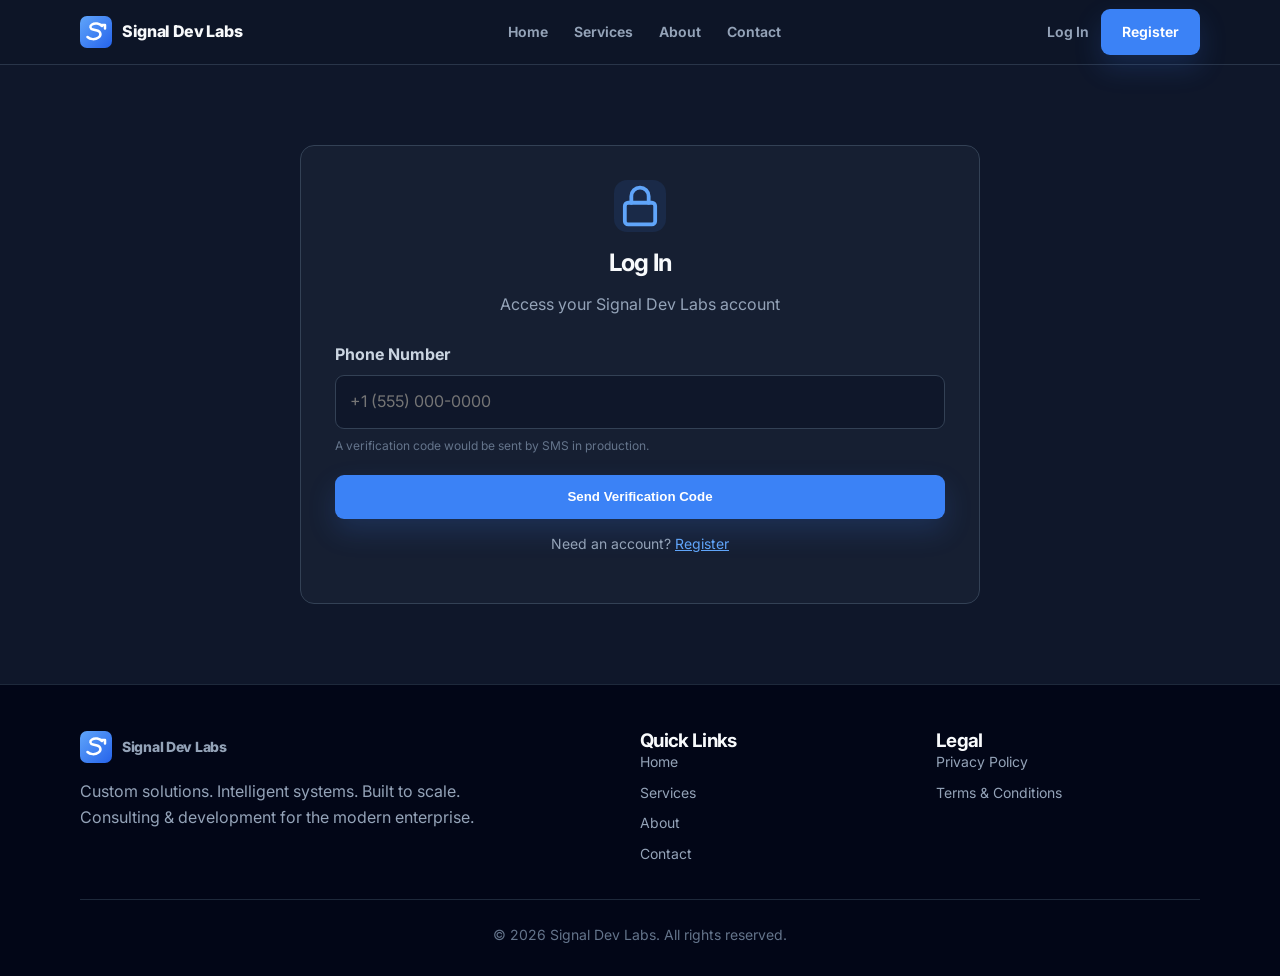
<file: login.html>
<!DOCTYPE html><html lang="en"><head><meta charset="UTF-8"><meta name="viewport" content="width=device-width, initial-scale=1.0"><title>Signal Dev Labs - Custom Solutions</title><meta name="description" content="Signal Dev Labs consulting and development website"><link rel="icon" href="assets/logo.svg"><link rel="preconnect" href="https://fonts.googleapis.com"><link rel="preconnect" href="https://fonts.gstatic.com" crossorigin><link href="https://fonts.googleapis.com/css2?family=Inter:wght@400;500;650;700;800;900&display=swap" rel="stylesheet"><link rel="stylesheet" href="assets/site.css"></head><body><header class="site-header"><div class="container nav"><a class="brand" href="index.html"><img src="assets/logo.svg" alt="Signal Dev Labs logo"><span>Signal Dev Labs</span></a><button class="mobile-toggle" aria-label="Toggle navigation">☰</button><nav class="nav-links"><a class="" href="index.html">Home</a><a class="" href="services.html">Services</a><a class="" href="about.html">About</a><a class="" href="contact.html">Contact</a></nav><div class="auth"><a href="login.html">Log In</a><a class="btn" href="register.html">Register</a></div></div></header><main><section class="section"><div class="container"><form class="form-card" data-static-form data-success="Static login demo. Connect authentication before production."><div style="text-align:center;margin-bottom:24px"><div class="iconbox" style="margin-inline:auto"><img src="assets/icons/lock.svg" alt=""></div><h1>Log In</h1><p class="muted">Access your Signal Dev Labs account</p></div><div class="form-message"></div><div class="field"><label for="phone">Phone Number</label><input id="phone" type="tel" required placeholder="+1 (555) 000-0000"><p class="help">A verification code would be sent by SMS in production.</p></div><button class="btn full" type="submit">Send Verification Code</button><p class="muted" style="text-align:center;font-size:14px">Need an account? <a href="register.html">Register</a></p></form></div></section></main><footer class="site-footer"><div class="container"><div class="footer-grid"><div><a class="brand" href="index.html"><img src="assets/logo.svg" alt=""><span>Signal Dev Labs</span></a><p class="muted">Custom solutions. Intelligent systems. Built to scale.<br>Consulting & development for the modern enterprise.</p></div><div><h3>Quick Links</h3><nav><a href="index.html">Home</a><a href="services.html">Services</a><a href="about.html">About</a><a href="contact.html">Contact</a></nav></div><div><h3>Legal</h3><nav><a href="privacy-policy.html">Privacy Policy</a><a href="terms.html">Terms & Conditions</a></nav></div></div><div class="copyright">© 2026 Signal Dev Labs. All rights reserved.</div></div></footer><script src="assets/site.js"></script></body></html>
</file>
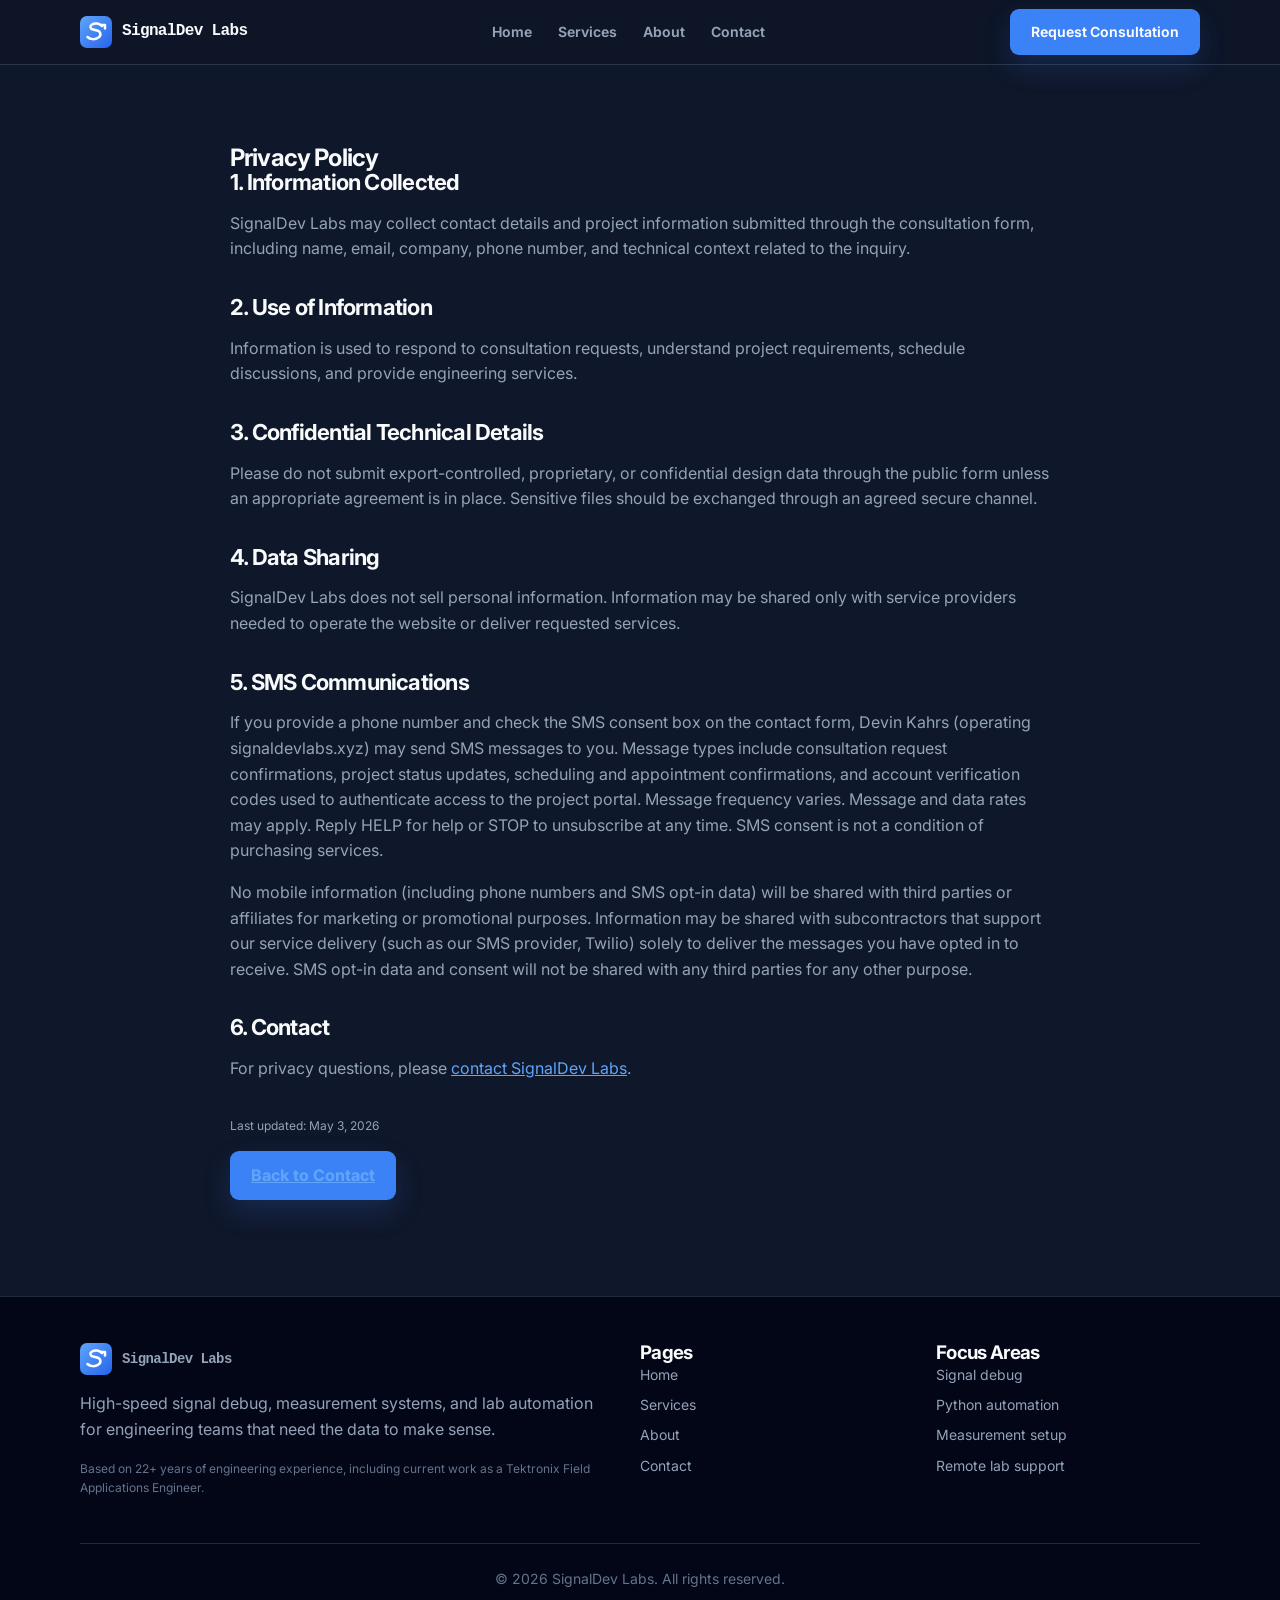
<file: privacy-policy.html>
<!DOCTYPE html>
<html lang="en">
<head>
  <meta charset="UTF-8">
  <meta name="viewport" content="width=device-width, initial-scale=1.0">
  <title>SignalDev Labs — High-Speed Signal Debug & Test Automation</title>
  <meta name="description" content="High-speed signal debugging, measurement system optimization, and Python-based test automation from a senior field applications engineering background.">
  <link rel="icon" href="assets/logo.svg">
  <link rel="preconnect" href="https://fonts.googleapis.com">
  <link rel="preconnect" href="https://fonts.gstatic.com" crossorigin>
  <link href="https://fonts.googleapis.com/css2?family=Inter:wght@400;500;650;700;800;900&display=swap" rel="stylesheet">
  <link rel="stylesheet" href="assets/site.css">
</head>
<body>
<header class="site-header"><div class="container nav"><a class="brand" href="index.html"><img src="assets/logo.svg" alt="SignalDev Labs logo"><span class="brand-mark">SignalDev Labs</span></a><button class="mobile-toggle" aria-label="Toggle navigation">☰</button><nav class="nav-links"><a class="" href="index.html">Home</a><a class="" href="services.html">Services</a><a class="" href="about.html">About</a><a class="" href="contact.html">Contact</a></nav><div class="auth"><a class="btn" href="contact.html">Request Consultation</a></div></div></header>
<main><section class="section"><div class="container legal"><h1>Privacy Policy</h1><section><h2>1. Information Collected</h2><p>SignalDev Labs may collect contact details and project information submitted through the consultation form, including name, email, company, phone number, and technical context related to the inquiry.</p></section><section><h2>2. Use of Information</h2><p>Information is used to respond to consultation requests, understand project requirements, schedule discussions, and provide engineering services.</p></section><section><h2>3. Confidential Technical Details</h2><p>Please do not submit export-controlled, proprietary, or confidential design data through the public form unless an appropriate agreement is in place. Sensitive files should be exchanged through an agreed secure channel.</p></section><section><h2>4. Data Sharing</h2><p>SignalDev Labs does not sell personal information. Information may be shared only with service providers needed to operate the website or deliver requested services.</p></section><section><h2>5. SMS Communications</h2><p>If you provide a phone number and check the SMS consent box on the contact form, Devin Kahrs (operating signaldevlabs.xyz) may send SMS messages to you. Message types include consultation request confirmations, project status updates, scheduling and appointment confirmations, and account verification codes used to authenticate access to the project portal. Message frequency varies. Message and data rates may apply. Reply HELP for help or STOP to unsubscribe at any time. SMS consent is not a condition of purchasing services.</p><p>No mobile information (including phone numbers and SMS opt-in data) will be shared with third parties or affiliates for marketing or promotional purposes. Information may be shared with subcontractors that support our service delivery (such as our SMS provider, Twilio) solely to deliver the messages you have opted in to receive. SMS opt-in data and consent will not be shared with any third parties for any other purpose.</p></section><section><h2>6. Contact</h2><p>For privacy questions, please <a href="contact.html">contact SignalDev Labs</a>.</p></section><p class="help">Last updated: May 3, 2026</p><p><a class="btn" href="contact.html">Back to Contact</a></p></div></section></main>
<footer class="site-footer"><div class="container"><div class="footer-grid"><div><a class="brand" href="index.html"><img src="assets/logo.svg" alt=""><span class="brand-mark">SignalDev Labs</span></a><p class="muted">High-speed signal debug, measurement systems, and lab automation for engineering teams that need the data to make sense.</p><p class="small-nav-note">Based on 22+ years of engineering experience, including current work as a Tektronix Field Applications Engineer.</p></div><div><h3>Pages</h3><nav><a href="index.html">Home</a><a href="services.html">Services</a><a href="about.html">About</a><a href="contact.html">Contact</a></nav></div><div><h3>Focus Areas</h3><nav><a href="services.html#signal-debug">Signal debug</a><a href="services.html#automation">Python automation</a><a href="services.html#measurement">Measurement setup</a><a href="services.html#remote-debug">Remote lab support</a></nav></div></div><div class="copyright">© 2026 SignalDev Labs. All rights reserved.</div></div></footer>
<script src="assets/site.js"></script>
</body></html>
</file>
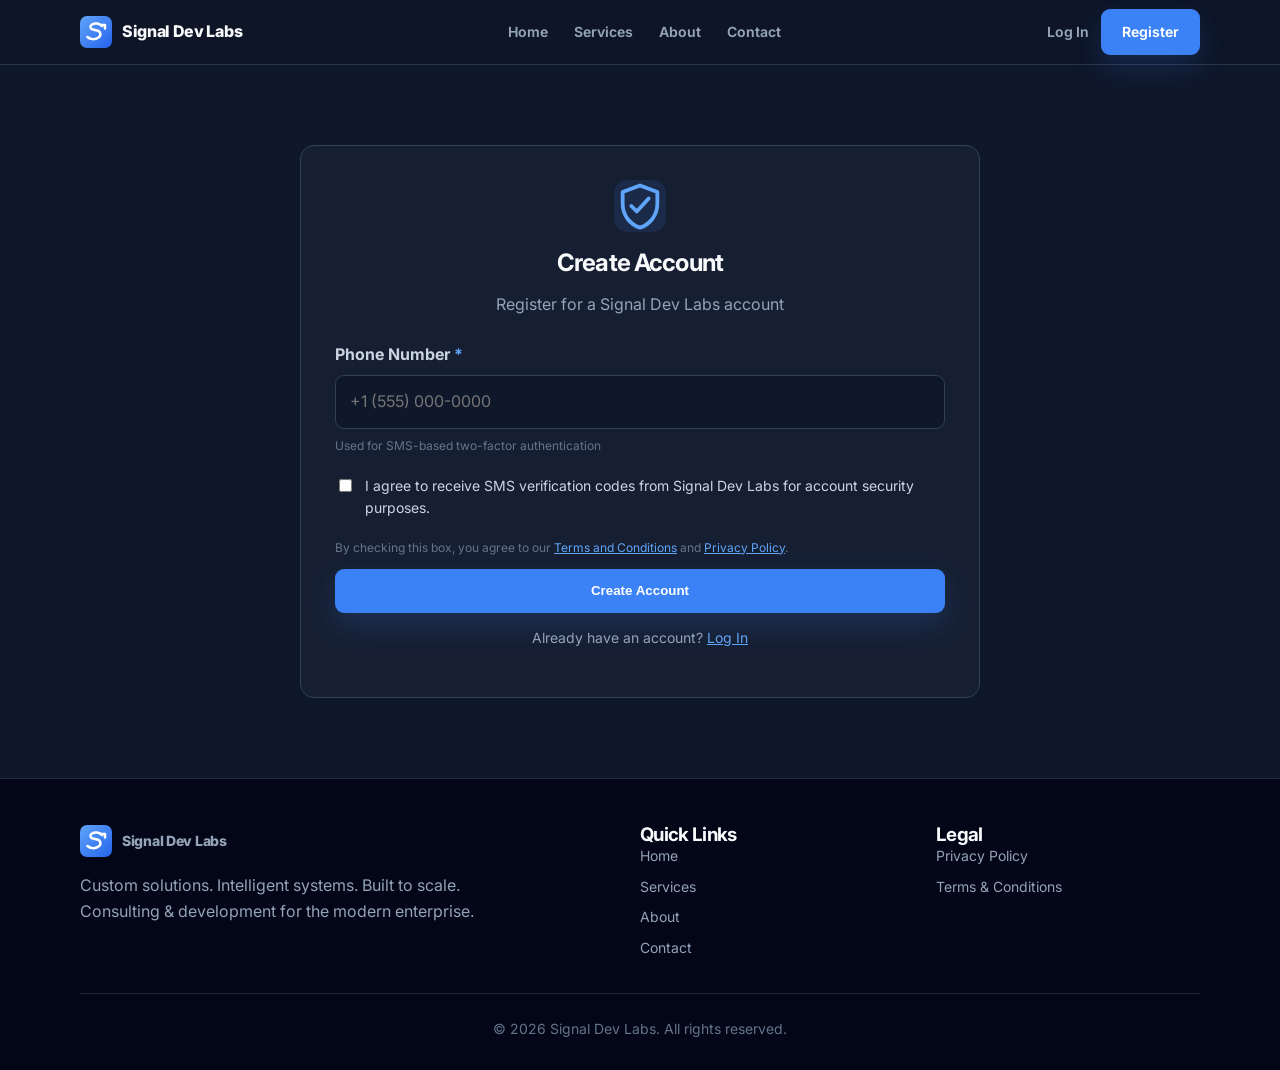
<file: register.html>
<!DOCTYPE html><html lang="en"><head><meta charset="UTF-8"><meta name="viewport" content="width=device-width, initial-scale=1.0"><title>Signal Dev Labs - Custom Solutions</title><meta name="description" content="Signal Dev Labs consulting and development website"><link rel="icon" href="assets/logo.svg"><link rel="preconnect" href="https://fonts.googleapis.com"><link rel="preconnect" href="https://fonts.gstatic.com" crossorigin><link href="https://fonts.googleapis.com/css2?family=Inter:wght@400;500;650;700;800;900&display=swap" rel="stylesheet"><link rel="stylesheet" href="assets/site.css"></head><body><header class="site-header"><div class="container nav"><a class="brand" href="index.html"><img src="assets/logo.svg" alt="Signal Dev Labs logo"><span>Signal Dev Labs</span></a><button class="mobile-toggle" aria-label="Toggle navigation">☰</button><nav class="nav-links"><a class="" href="index.html">Home</a><a class="" href="services.html">Services</a><a class="" href="about.html">About</a><a class="" href="contact.html">Contact</a></nav><div class="auth"><a href="login.html">Log In</a><a class="btn" href="register.html">Register</a></div></div></header><main><section class="section"><div class="container"><form class="form-card" data-register-form><div style="text-align:center;margin-bottom:24px"><div class="iconbox" style="margin-inline:auto"><img src="assets/icons/shield.svg" alt=""></div><h1>Create Account</h1><p class="muted">Register for a Signal Dev Labs account</p></div><div class="form-message"></div><div class="field"><label for="phone">Phone Number <span class="accent">*</span></label><input id="phone" type="tel" required placeholder="+1 (555) 000-0000"><p class="help">Used for SMS-based two-factor authentication</p></div><label class="checkbox"><input id="smsConsent" type="checkbox"> <span>I agree to receive SMS verification codes from Signal Dev Labs for account security purposes.</span></label><p class="help">By checking this box, you agree to our <a href="terms.html">Terms and Conditions</a> and <a href="privacy-policy.html">Privacy Policy</a>.</p><button class="btn full" type="submit">Create Account</button><p class="muted" style="text-align:center;font-size:14px">Already have an account? <a href="login.html">Log In</a></p></form></div></section></main><footer class="site-footer"><div class="container"><div class="footer-grid"><div><a class="brand" href="index.html"><img src="assets/logo.svg" alt=""><span>Signal Dev Labs</span></a><p class="muted">Custom solutions. Intelligent systems. Built to scale.<br>Consulting & development for the modern enterprise.</p></div><div><h3>Quick Links</h3><nav><a href="index.html">Home</a><a href="services.html">Services</a><a href="about.html">About</a><a href="contact.html">Contact</a></nav></div><div><h3>Legal</h3><nav><a href="privacy-policy.html">Privacy Policy</a><a href="terms.html">Terms & Conditions</a></nav></div></div><div class="copyright">© 2026 Signal Dev Labs. All rights reserved.</div></div></footer><script src="assets/site.js"></script></body></html>
</file>
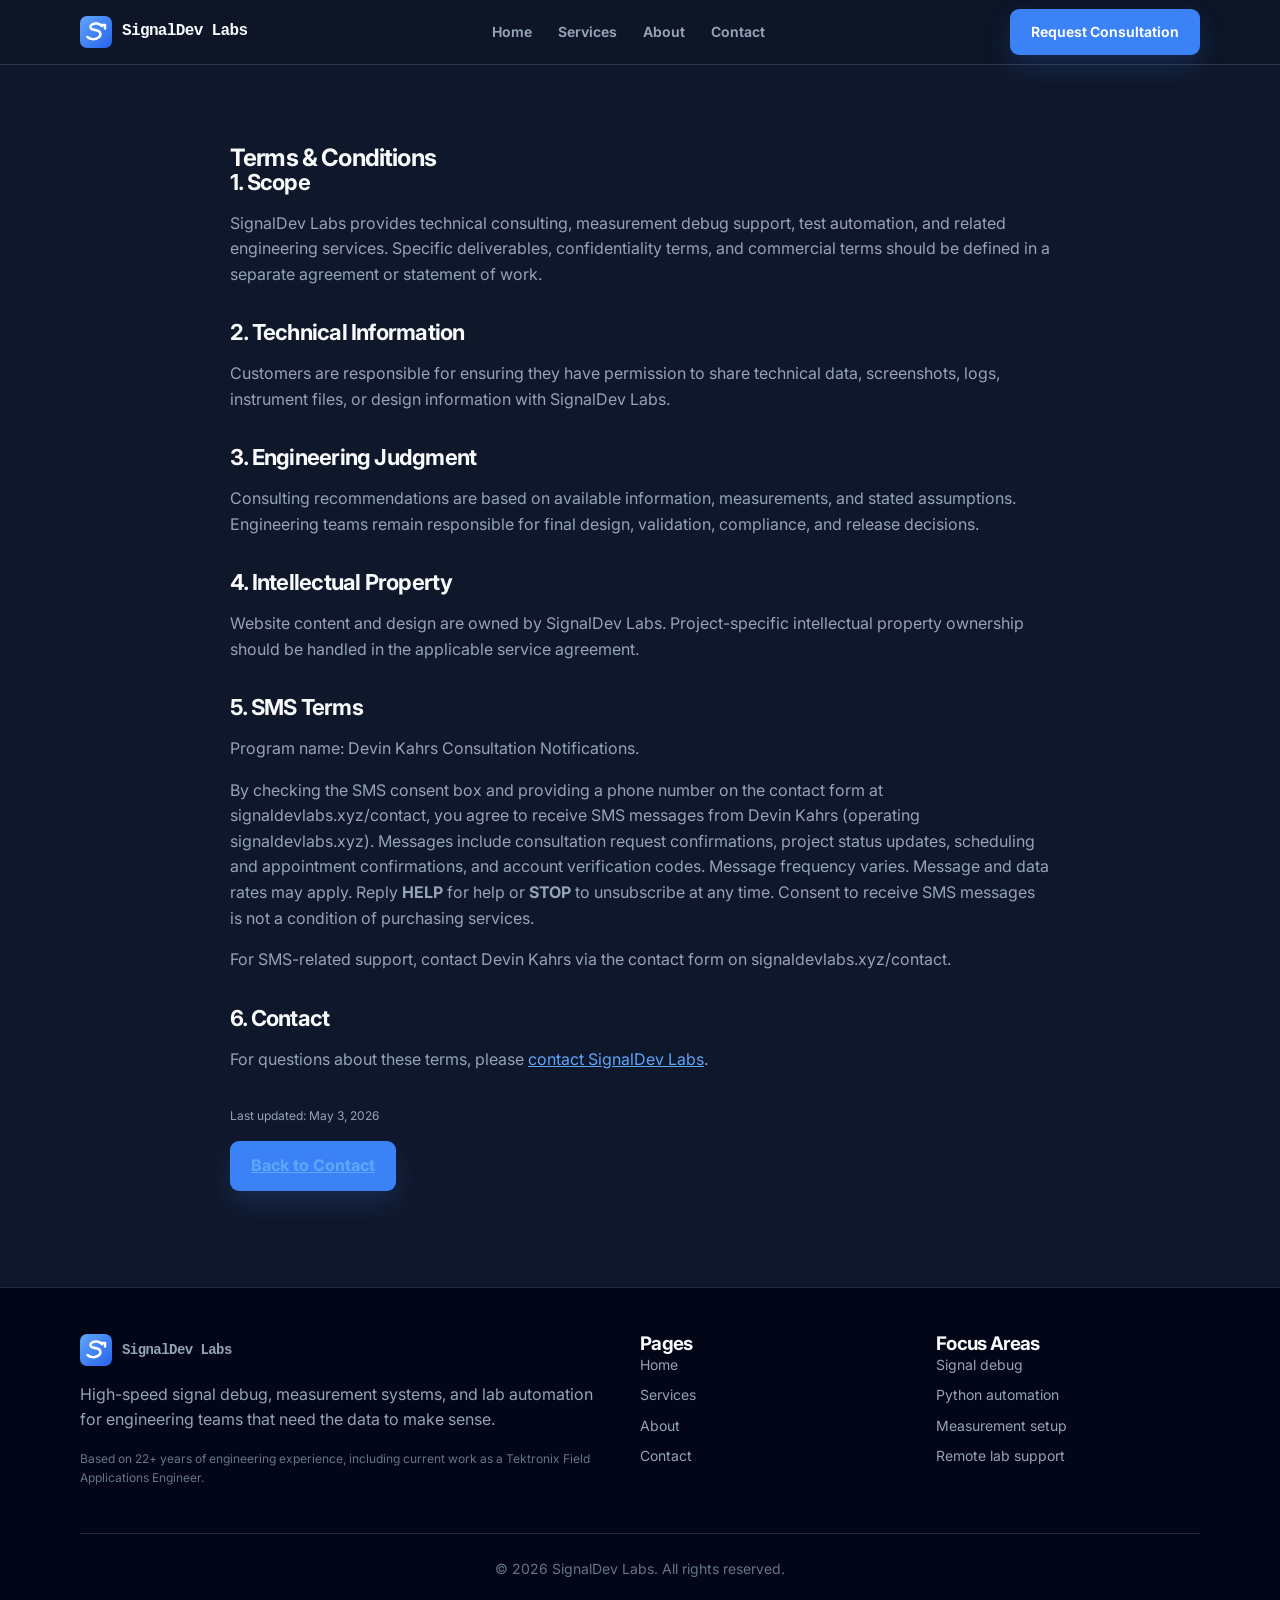
<file: terms.html>
<!DOCTYPE html>
<html lang="en">
<head>
  <meta charset="UTF-8">
  <meta name="viewport" content="width=device-width, initial-scale=1.0">
  <title>SignalDev Labs — High-Speed Signal Debug & Test Automation</title>
  <meta name="description" content="High-speed signal debugging, measurement system optimization, and Python-based test automation from a senior field applications engineering background.">
  <link rel="icon" href="assets/logo.svg">
  <link rel="preconnect" href="https://fonts.googleapis.com">
  <link rel="preconnect" href="https://fonts.gstatic.com" crossorigin>
  <link href="https://fonts.googleapis.com/css2?family=Inter:wght@400;500;650;700;800;900&display=swap" rel="stylesheet">
  <link rel="stylesheet" href="assets/site.css">
</head>
<body>
<header class="site-header"><div class="container nav"><a class="brand" href="index.html"><img src="assets/logo.svg" alt="SignalDev Labs logo"><span class="brand-mark">SignalDev Labs</span></a><button class="mobile-toggle" aria-label="Toggle navigation">☰</button><nav class="nav-links"><a class="" href="index.html">Home</a><a class="" href="services.html">Services</a><a class="" href="about.html">About</a><a class="" href="contact.html">Contact</a></nav><div class="auth"><a class="btn" href="contact.html">Request Consultation</a></div></div></header>
<main><section class="section"><div class="container legal"><h1>Terms &amp; Conditions</h1><section><h2>1. Scope</h2><p>SignalDev Labs provides technical consulting, measurement debug support, test automation, and related engineering services. Specific deliverables, confidentiality terms, and commercial terms should be defined in a separate agreement or statement of work.</p></section><section><h2>2. Technical Information</h2><p>Customers are responsible for ensuring they have permission to share technical data, screenshots, logs, instrument files, or design information with SignalDev Labs.</p></section><section><h2>3. Engineering Judgment</h2><p>Consulting recommendations are based on available information, measurements, and stated assumptions. Engineering teams remain responsible for final design, validation, compliance, and release decisions.</p></section><section><h2>4. Intellectual Property</h2><p>Website content and design are owned by SignalDev Labs. Project-specific intellectual property ownership should be handled in the applicable service agreement.</p></section><section><h2>5. SMS Terms</h2><p>Program name: Devin Kahrs Consultation Notifications.</p><p>By checking the SMS consent box and providing a phone number on the contact form at signaldevlabs.xyz/contact, you agree to receive SMS messages from Devin Kahrs (operating signaldevlabs.xyz). Messages include consultation request confirmations, project status updates, scheduling and appointment confirmations, and account verification codes. Message frequency varies. Message and data rates may apply. Reply <strong>HELP</strong> for help or <strong>STOP</strong> to unsubscribe at any time. Consent to receive SMS messages is not a condition of purchasing services.</p><p>For SMS-related support, contact Devin Kahrs via the contact form on signaldevlabs.xyz/contact.</p></section><section><h2>6. Contact</h2><p>For questions about these terms, please <a href="contact.html">contact SignalDev Labs</a>.</p></section><p class="help">Last updated: May 3, 2026</p><p><a class="btn" href="contact.html">Back to Contact</a></p></div></section></main>
<footer class="site-footer"><div class="container"><div class="footer-grid"><div><a class="brand" href="index.html"><img src="assets/logo.svg" alt=""><span class="brand-mark">SignalDev Labs</span></a><p class="muted">High-speed signal debug, measurement systems, and lab automation for engineering teams that need the data to make sense.</p><p class="small-nav-note">Based on 22+ years of engineering experience, including current work as a Tektronix Field Applications Engineer.</p></div><div><h3>Pages</h3><nav><a href="index.html">Home</a><a href="services.html">Services</a><a href="about.html">About</a><a href="contact.html">Contact</a></nav></div><div><h3>Focus Areas</h3><nav><a href="services.html#signal-debug">Signal debug</a><a href="services.html#automation">Python automation</a><a href="services.html#measurement">Measurement setup</a><a href="services.html#remote-debug">Remote lab support</a></nav></div></div><div class="copyright">© 2026 SignalDev Labs. All rights reserved.</div></div></footer>
<script src="assets/site.js"></script>
</body></html>
</file>
<file: assets/site.css>
:root{--bg:#020617;--panel:#0f172a;--panel2:#111c31;--line:#263449;--text:#f8fafc;--muted:#94a3b8;--muted2:#64748b;--blue:#3b82f6;--blue2:#60a5fa;--green:#22c55e;--red:#f87171;--shadow:0 24px 70px rgba(0,0,0,.35)}
*{box-sizing:border-box}html{scroll-behavior:smooth}body{margin:0;font-family:Inter,ui-sans-serif,system-ui,-apple-system,BlinkMacSystemFont,"Segoe UI",Roboto,"Helvetica Neue",Arial,sans-serif;background:var(--bg);color:var(--text);line-height:1.6}a{color:inherit;text-decoration:none}img{max-width:100%;display:block}.container{width:min(1120px,calc(100% - 32px));margin-inline:auto}.site-header{position:sticky;top:0;z-index:50;background:rgba(15,23,42,.92);backdrop-filter:blur(14px);border-bottom:1px solid rgba(51,65,85,.75)}.nav{height:64px;display:flex;align-items:center;justify-content:space-between;gap:20px}.brand{display:flex;align-items:center;gap:10px;font-weight:800;letter-spacing:-.02em}.brand img{width:32px;height:32px}.nav-links{display:flex;align-items:center;gap:26px}.nav-links a,.auth a{font-size:14px;font-weight:650;color:var(--muted);transition:.18s}.nav-links a:hover,.nav-links a.active,.auth a:hover{color:var(--blue2)}.auth{display:flex;align-items:center;gap:12px}.btn{display:inline-flex;align-items:center;justify-content:center;gap:9px;min-height:44px;padding:11px 20px;border-radius:9px;border:1px solid transparent;background:var(--blue);color:white;font-weight:750;box-shadow:0 12px 28px rgba(59,130,246,.18);transition:.2s;cursor:pointer}.btn:hover{background:#2563eb;transform:translateY(-1px)}.btn.secondary{background:rgba(15,23,42,.42);border-color:#475569;color:#dbeafe;box-shadow:none}.btn.secondary:hover{background:#1e293b;color:white}.btn.full{width:100%}.mobile-toggle{display:none;background:transparent;border:0;color:var(--muted);font-size:28px}.hero{position:relative;min-height:90vh;display:grid;place-items:center;text-align:center;overflow:hidden;background:#08111f}.hero::before,.page-hero::before{content:"";position:absolute;inset:0;background-image:var(--hero-image);background-size:cover;background-position:center;opacity:.84}.hero::after{content:"";position:absolute;inset:0;background:radial-gradient(circle at 50% 45%,rgba(15,23,42,.38),rgba(15,23,42,.70) 56%,#0f172a 100%)}.hero-art{position:absolute;inset:0;width:100%;height:100%;object-fit:cover;opacity:.78;filter:saturate(1.25) contrast(1.1)}.hero-inner{position:relative;z-index:2;max-width:780px;padding:80px 0}.eyebrow{display:inline-flex;align-items:center;gap:8px;color:#cbd5e1;font-size:14px;margin:8px 0 28px}.eyebrow svg{color:var(--blue2)}h1,h2,h3{margin:0;line-height:1.08;letter-spacing:-.035em}.hero h1{font-size:clamp(42px,7vw,72px);font-weight:850}.accent{color:var(--blue2)}.lead{font-size:clamp(17px,2.2vw,21px);color:#cbd5e1;margin:24px auto 12px;max-width:760px}.cta-row{display:flex;justify-content:center;gap:16px;flex-wrap:wrap;margin-top:30px}.section{padding:80px 0;background:#0f172a}.section.alt{background:#020617}.section.grad{background:linear-gradient(180deg,#0f172a,#020617)}.section-head{text-align:center;margin-bottom:42px}.section-head h2{font-size:clamp(32px,4vw,44px)}.section-head p{max-width:720px;margin:16px auto 0;color:var(--muted)}.grid-4{display:grid;grid-template-columns:repeat(4,1fr);gap:20px}.grid-2{display:grid;grid-template-columns:repeat(2,1fr);gap:24px}.card{background:rgba(30,41,59,.48);border:1px solid #334155;border-radius:14px;padding:28px;box-shadow:0 1px 0 rgba(255,255,255,.03) inset;transition:.2s}.card:hover{border-color:rgba(96,165,250,.55);transform:translateY(-2px)}.iconbox{width:52px;height:52px;border-radius:13px;background:rgba(59,130,246,.11);display:grid;place-items:center;margin-bottom:18px}.iconbox svg{width:28px;height:28px;color:var(--blue2)}.card h3{font-size:20px;margin-bottom:10px}.card p,.muted{color:var(--muted)}.cta-panel{text-align:center;max-width:720px;margin:auto}.page-hero{position:relative;overflow:hidden;padding:86px 0;text-align:center;background:#0a1221}.page-hero::after{content:"";position:absolute;inset:0;background:rgba(15,23,42,.86)}.page-hero .container{position:relative;z-index:2}.page-hero h1{font-size:clamp(38px,5vw,56px)}.service-row{display:grid;grid-template-columns:1fr 1fr;gap:34px;align-items:start;margin-bottom:56px}.quote{background:rgba(30,41,59,.32);border:1px solid #334155;border-radius:14px;padding:34px;color:var(--muted);font-style:italic}.checklist{list-style:none;padding:0;margin:20px 0 0;display:grid;gap:12px}.checklist li{display:flex;gap:10px;align-items:center;color:#cbd5e1;font-size:15px}.check{color:var(--blue2);font-weight:900}.security-strip{border-top:1px solid #1f2937;border-bottom:1px solid #1f2937;background:#020617;padding:28px 0;text-align:center;color:var(--muted);display:flex;justify-content:center}.security-strip .container{display:flex;justify-content:center;gap:10px;align-items:center}.mission{max-width:820px;margin:auto}.mission p{color:var(--muted);font-size:17px}.form-card{max-width:680px;margin:auto;background:rgba(30,41,59,.48);border:1px solid #334155;border-radius:14px;padding:34px}.field{margin-bottom:20px}.field label{display:block;color:#cbd5e1;font-weight:700;margin-bottom:8px}.field input,.field textarea{width:100%;background:#0f172a;border:1px solid #334155;color:#f8fafc;border-radius:9px;padding:13px 14px;font:inherit}.field input:focus,.field textarea:focus{outline:2px solid rgba(59,130,246,.55);border-color:var(--blue)}.help{font-size:12px;color:#64748b;margin-top:7px}.checkbox{display:flex;gap:10px;align-items:flex-start;color:#cbd5e1;font-size:14px;margin:18px 0}.checkbox input{margin-top:4px;accent-color:var(--blue)}.legal{max-width:820px;margin:auto}.legal section{margin-bottom:34px}.legal h2{font-size:22px;margin-bottom:12px}.legal p,.legal li{color:var(--muted)}.legal a,.form-card a{color:var(--blue2);text-decoration:underline}.site-footer{background:#020617;border-top:1px solid #1e293b;padding:46px 0 30px}.footer-grid{display:grid;grid-template-columns:2fr 1fr 1fr;gap:32px}.footer-grid nav{display:grid;gap:8px}.footer-grid a{color:var(--muted);font-size:14px}.footer-grid a:hover{color:var(--blue2)}.copyright{text-align:center;border-top:1px solid #1e293b;margin-top:34px;padding-top:24px;color:#64748b;font-size:14px}.made-badge{position:absolute;right:22px;bottom:22px;z-index:3;display:flex;gap:7px;align-items:center;background:#fff;color:#111827;border-radius:999px;padding:8px 12px;font-size:12px;font-weight:800;box-shadow:var(--shadow)}.notice{border-radius:10px;padding:12px 14px;margin-bottom:16px}.notice.error{color:#fecaca;background:rgba(127,29,29,.28);border:1px solid rgba(248,113,113,.35)}.notice.success{color:#bbf7d0;background:rgba(20,83,45,.28);border:1px solid rgba(34,197,94,.35)}@media (max-width:900px){.grid-4{grid-template-columns:repeat(2,1fr)}.service-row{grid-template-columns:1fr}.footer-grid{grid-template-columns:1fr 1fr}}@media (max-width:720px){.mobile-toggle{display:block}.nav-links,.auth{display:none}.nav.open{height:auto;align-items:flex-start;padding:16px 0;flex-wrap:wrap}.nav.open .nav-links,.nav.open .auth{display:flex;flex-basis:100%;flex-direction:column;align-items:flex-start;gap:14px}.grid-4,.grid-2,.footer-grid{grid-template-columns:1fr}.section{padding:60px 0}.hero{min-height:760px}.made-badge{display:none}.form-card{padding:22px}}


.brand-mark{font-family:"JetBrains Mono",ui-monospace,SFMono-Regular,Menlo,Monaco,Consolas,monospace;letter-spacing:-.04em}.kicker{display:inline-flex;align-items:center;gap:8px;margin-bottom:18px;color:#93c5fd;font:700 12px/1 ui-monospace,SFMono-Regular,Menlo,monospace;text-transform:uppercase;letter-spacing:.14em}.hero .lead{max-width:820px}.proof-grid{display:grid;grid-template-columns:repeat(4,1fr);gap:16px;margin-top:34px}.proof{border:1px solid #334155;background:rgba(2,6,23,.46);border-radius:14px;padding:20px;text-align:left}.proof strong{display:block;color:#f8fafc;font-size:24px;letter-spacing:-.03em}.proof span{display:block;color:#94a3b8;font-size:13px;margin-top:5px}.problem-list{display:grid;grid-template-columns:repeat(2,1fr);gap:16px;margin-top:24px}.problem{border:1px solid #334155;background:rgba(15,23,42,.62);border-radius:14px;padding:22px}.problem h3{font-size:17px;margin-bottom:8px}.problem p{color:#94a3b8;margin:0}.lab-note{border:1px solid rgba(96,165,250,.38);background:linear-gradient(180deg,rgba(59,130,246,.12),rgba(15,23,42,.45));border-radius:16px;padding:28px;box-shadow:0 20px 60px rgba(2,6,23,.3)}.lab-note p{color:#cbd5e1;margin:0}.mono-card{font-family:ui-monospace,SFMono-Regular,Menlo,Monaco,Consolas,monospace;font-size:13px;color:#93c5fd;background:#020617;border:1px solid #1e3a5f;border-radius:14px;padding:20px;overflow:auto}.mono-card div{padding:4px 0;border-bottom:1px solid rgba(30,58,95,.45)}.mono-card div:last-child{border-bottom:0}.service-card-large{display:grid;grid-template-columns:80px 1fr;gap:20px}.service-card-large .iconbox{margin:0}.service-card-large h2{font-size:24px}.service-card-large p{color:#94a3b8;margin:10px 0 0}.service-card-large ul{margin:18px 0 0;padding-left:18px;color:#cbd5e1}.about-split{display:grid;grid-template-columns:1.15fr .85fr;gap:28px;align-items:start}.about-copy p{color:#cbd5e1;font-size:17px}.principles{display:grid;gap:14px}.principle{border-left:3px solid #3b82f6;padding:12px 16px;background:rgba(15,23,42,.55);border-radius:0 12px 12px 0}.principle strong{display:block;color:#f8fafc}.principle span{color:#94a3b8;font-size:14px}.small-nav-note{color:#64748b;font-size:12px;margin-top:12px}@media (max-width:900px){.proof-grid{grid-template-columns:repeat(2,1fr)}.problem-list,.about-split{grid-template-columns:1fr}.service-card-large{grid-template-columns:1fr}}@media (max-width:720px){.proof-grid{grid-template-columns:1fr}}

.founder-strip{margin-top:24px;display:inline-flex;gap:10px;align-items:center;border:1px solid rgba(96,165,250,.38);background:rgba(2,6,23,.55);border-radius:999px;padding:10px 14px;color:#cbd5e1;font-size:14px}.founder-strip strong{color:#fff}.examples{display:grid;grid-template-columns:repeat(3,1fr);gap:16px}.example{border:1px solid #334155;background:rgba(15,23,42,.62);border-radius:14px;padding:22px}.example .tag{font:700 11px/1 ui-monospace,SFMono-Regular,Menlo,monospace;color:#93c5fd;text-transform:uppercase;letter-spacing:.12em}.example h3{font-size:17px;margin:12px 0 8px}.example p{color:#94a3b8;margin:0}@media (max-width:900px){.examples{grid-template-columns:1fr}}
.auth .btn{color:#fff}.founder-strip{flex-wrap:wrap;justify-content:center}.founder-strip span{color:#cbd5e1}
.checkbox-field{border:1px solid rgba(96,165,250,.26);background:rgba(15,23,42,.48);border-radius:12px;padding:14px}.checkbox-label{display:grid;grid-template-columns:18px 1fr;gap:11px;align-items:start;color:#cbd5e1;font-size:14px;line-height:1.5}.checkbox-label input{width:18px;height:18px;margin-top:2px;accent-color:var(--blue)}.checkbox-field .help{margin:10px 0 0}.checkbox-field a{color:#93c5fd;text-decoration:underline;text-underline-offset:3px}

.hidden{display:none!important}
</file>
